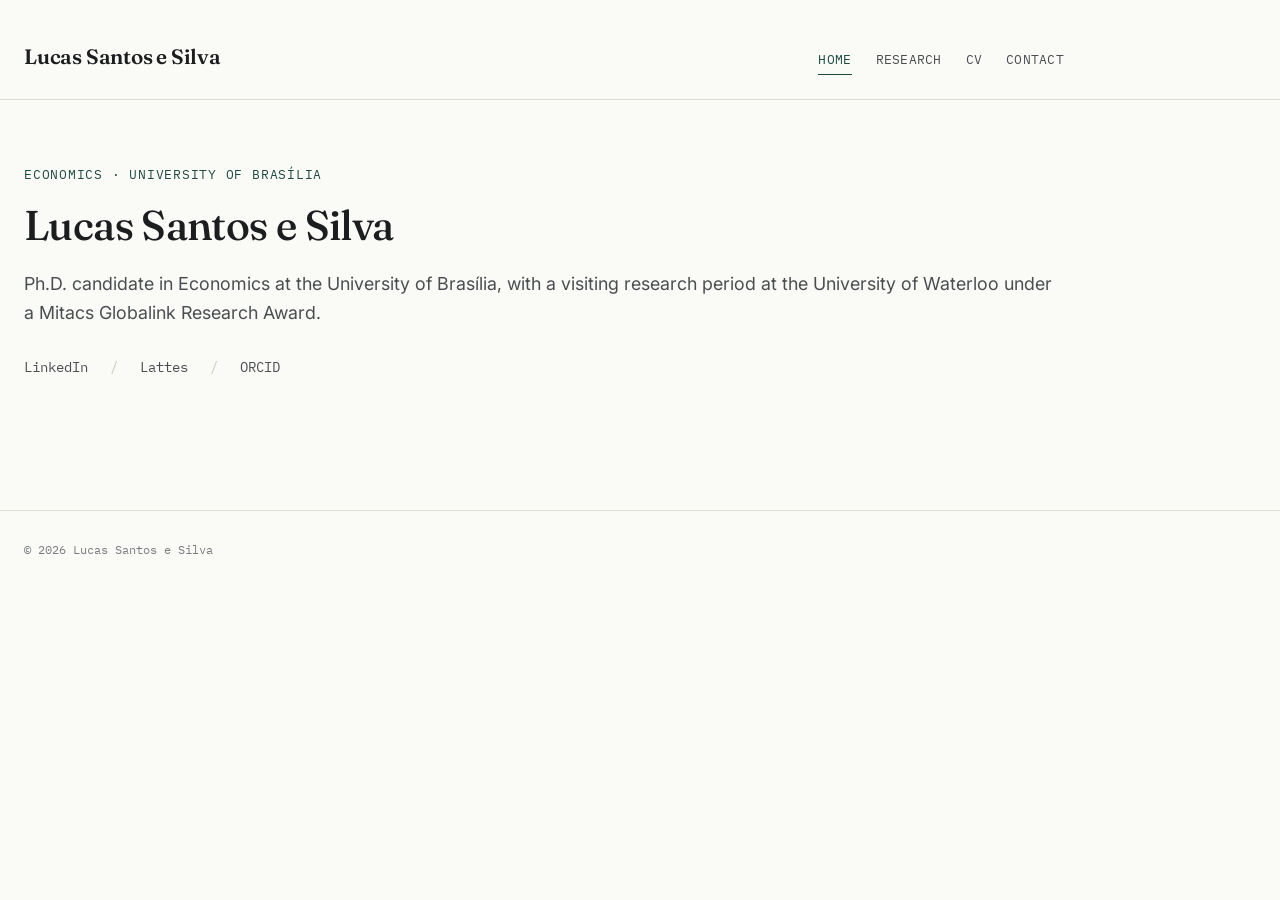
<file: index.html>
<!DOCTYPE html>
<html lang="en">
<head>
<meta charset="UTF-8">
<meta name="viewport" content="width=device-width, initial-scale=1.0">
<title>Lucas Santos e Silva</title>
<meta name="description" content="Lucas Santos e Silva — PhD Candidate in Economics, Universidade de Brasília.">
<link rel="preconnect" href="https://fonts.googleapis.com">
<link rel="preconnect" href="https://fonts.gstatic.com" crossorigin>
<link href="https://fonts.googleapis.com/css2?family=Fraunces:opsz,wght@9..144,500;9..144,600&family=Inter:wght@400;500;600&family=IBM+Plex+Mono:wght@400;500&display=swap" rel="stylesheet">
<link rel="stylesheet" href="assets/style.css">
</head>
<body>

<header class="site">
  <div class="wrap">
    <a class="brand" href="index.html">Lucas Santos e Silva</a>
    <nav class="primary">
      <a href="index.html" aria-current="page">Home</a>
      <a href="research.html">Research</a>
      <a href="cv.html">CV</a>
      <a href="contact.html">Contact</a>
    </nav>
  </div>
</header>

<main>
  <div class="wrap">


    
    <section class="hero">
      <div class="eyebrow">Economics · University of Brasília</div>
      <h1>Lucas Santos e Silva</h1>
      <p class="lede">
        Ph.D. candidate in Economics at the University of Brasília, with a visiting research period at the University of Waterloo under a Mitacs Globalink Research Award.
      </p>

      <!--div class="bio">
        <p>
          I am currently pursuing a Ph.D. in Economics at the University of Brasília, including a visiting Ph.D. period at the University of Waterloo under a Mitacs Globalink Research Award.
        </p>
        <p>
          My academic background includes a Master’s degree in Economics from the University of Brasília, an MBA in Project Management from Fundação Dom Cabral, and a Bachelor’s degree in Electrical Engineering from the Federal University of Minas Gerais.
        </p>
        <p>
          From July 2022 to January 2023, I served as an advisor at the Secretariat of Planning and Energy Development within Brazil’s Ministry of Mines and Energy.
        </p>
        <p>
          Prior to that, I spent 10 years in the mining industry, working with Vale, Anglo American, and SNC-Lavalin across engineering, construction, and project management functions.
        </p>
    </div-->

      <div class="idlinks">
        <a href="https://www.linkedin.com/in/lucassilva/" target="_blank" rel="noopener">LinkedIn</a>
        <span class="sep">/</span>
        <a href="http://lattes.cnpq.br/2216275741114702" target="_blank" rel="noopener">Lattes</a>
        <span class="sep">/</span>
        <a href="https://orcid.org/0009-0008-5439-2923" target="_blank" rel="noopener">ORCID</a>
      </div>
    </section>

  </div>
</main>

<footer class="site">
  <div class="wrap">© 2026 Lucas Santos e Silva</div>
</footer>

</body>
</html>
</file>
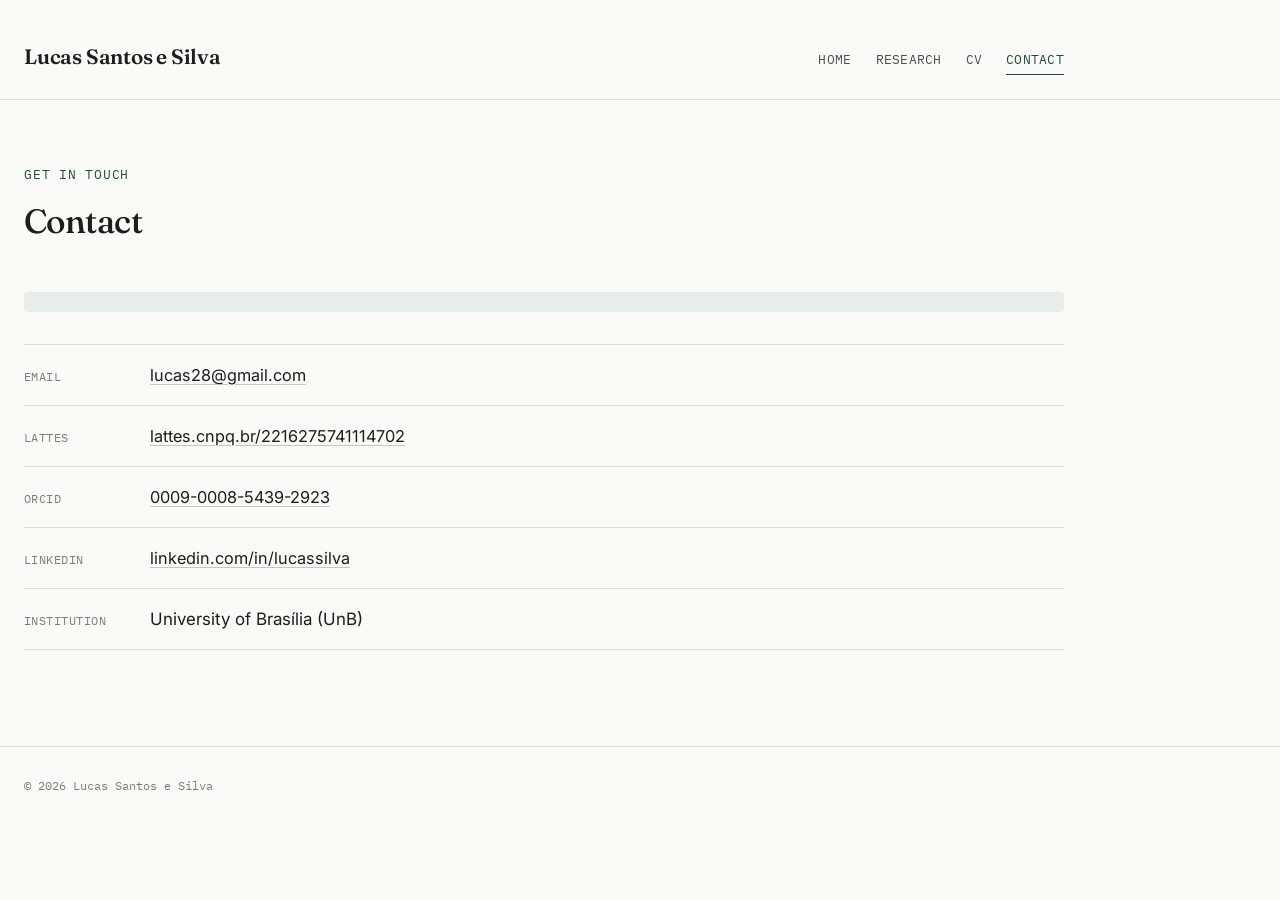
<file: contact.html>
<!DOCTYPE html>
<html lang="en">
<head>
<meta charset="UTF-8">
<meta name="viewport" content="width=device-width, initial-scale=1.0">
<title>Contact | Lucas Santos e Silva</title>
<link rel="preconnect" href="https://fonts.googleapis.com">
<link rel="preconnect" href="https://fonts.gstatic.com" crossorigin>
<link href="https://fonts.googleapis.com/css2?family=Fraunces:opsz,wght@9..144,500;9..144,600&family=Inter:wght@400;500;600&family=IBM+Plex+Mono:wght@400;500&display=swap" rel="stylesheet">
<link rel="stylesheet" href="assets/style.css">
</head>
<body>

<header class="site">
  <div class="wrap">
    <a class="brand" href="index.html">Lucas Santos e Silva</a>
    <nav class="primary">
      <a href="index.html">Home</a>
      <a href="research.html">Research</a>
      <a href="cv.html">CV</a>
      <a href="contact.html" aria-current="page">Contact</a>
    </nav>
  </div>
</header>

<main>
  <div class="wrap">

    <section class="hero" style="padding-bottom: 8px;">
      <div class="eyebrow">Get in touch</div>
      <h1 style="font-size: 2.1rem;">Contact</h1>
    </section>

    <div class="placeholder-note">
    </div>

    <ul class="contact-list">
      <li>
        <span class="contact-label">Email</span>
        <span class="contact-value"><a href="mailto:lucas.28@gmail.com">lucas28@gmail.com</a></span>
      </li>
      <li>
        <span class="contact-label">Lattes</span>
        <span class="contact-value"><a href="http://lattes.cnpq.br/2216275741114702" target="_blank" rel="noopener">lattes.cnpq.br/2216275741114702</a></span>
      </li>
      <li>
        <span class="contact-label">ORCID</span>
        <span class="contact-value"><a href="https://orcid.org/0009-0008-5439-2923" target="_blank" rel="noopener">0009-0008-5439-2923</a></span>
      </li>
      <li>
        <span class="contact-label">LinkedIn</span>
        <span class="contact-value"><a href="https://www.linkedin.com/in/lucassilva/" target="_blank" rel="noopener">linkedin.com/in/lucassilva</a></span>
      </li>
      <li>
        <span class="contact-label">Institution</span>
        <span class="contact-value">University of Brasília (UnB)</span>
      </li>
    </ul>

  </div>
</main>

<footer class="site">
  <div class="wrap">© 2026 Lucas Santos e Silva</div>
</footer>

</body>
</html>
</file>
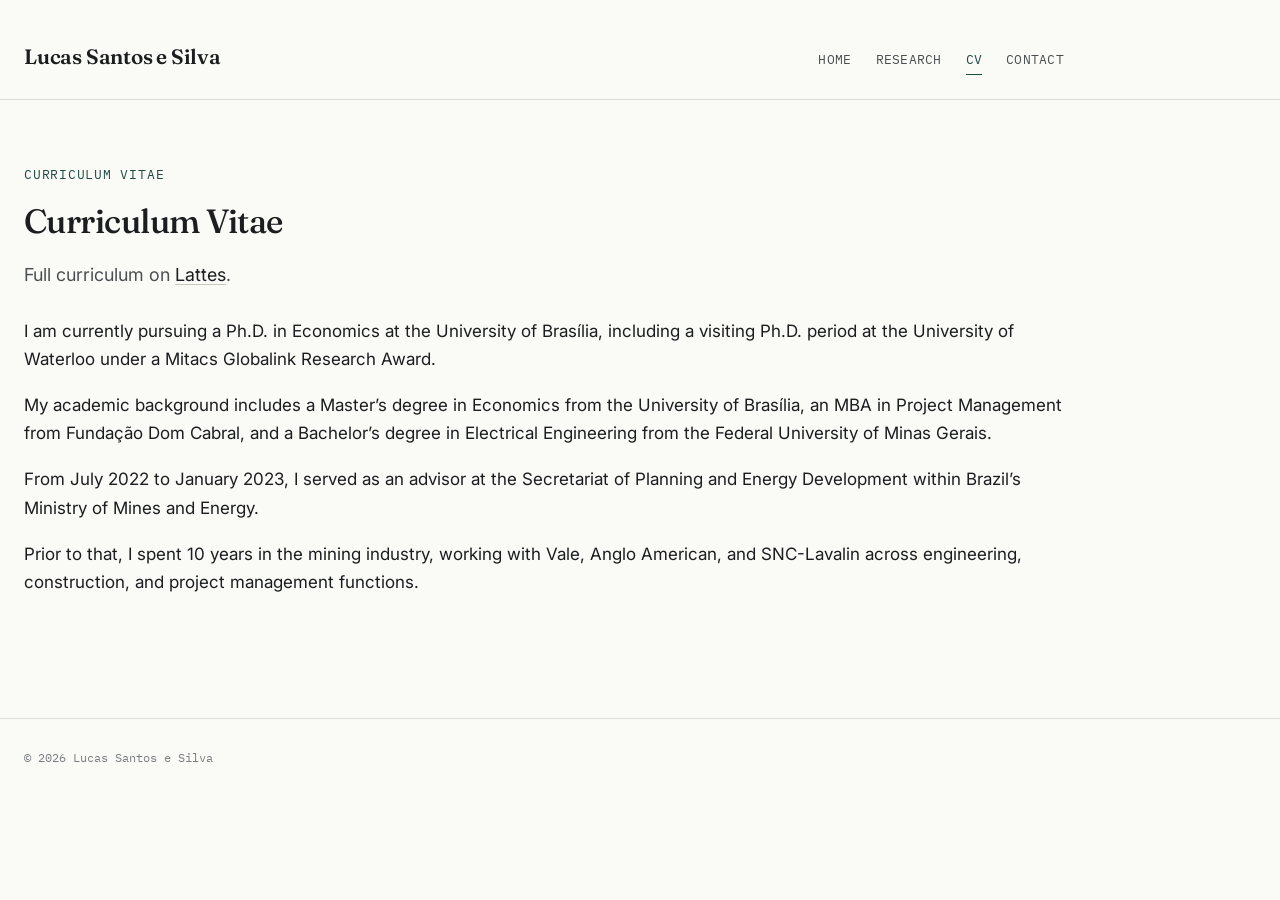
<file: cv.html>
<!DOCTYPE html>
<html lang="en">
<head>
<meta charset="UTF-8">
<meta name="viewport" content="width=device-width, initial-scale=1.0">
<title>CV | Lucas Santos e Silva</title>
<link rel="preconnect" href="https://fonts.googleapis.com">
<link rel="preconnect" href="https://fonts.gstatic.com" crossorigin>
<link href="https://fonts.googleapis.com/css2?family=Fraunces:opsz,wght@9..144,500;9..144,600&family=Inter:wght@400;500;600&family=IBM+Plex+Mono:wght@400;500&display=swap" rel="stylesheet">
<link rel="stylesheet" href="assets/style.css">
</head>
<body>

<header class="site">
  <div class="wrap">
    <a class="brand" href="index.html">Lucas Santos e Silva</a>
    <nav class="primary">
      <a href="index.html">Home</a>
      <a href="research.html">Research</a>
      <a href="cv.html" aria-current="page">CV</a>
      <a href="contact.html">Contact</a>
    </nav>
  </div>
</header>

<main>
  <div class="wrap">
     
  
  
    <section class="hero" style="padding-bottom: 8px;">
     <div class="eyebrow">Curriculum Vitae</div>
      <h1 style="font-size: 2.1rem;">Curriculum Vitae</h1>
      <p class="lede">
        Full curriculum on <a href="http://lattes.cnpq.br/2216275741114702" target="_blank" rel="noopener">Lattes</a>.
      </p>
      <!-- To link a downloadable PDF instead of / alongside the HTML CV below,
           drop the file at assets/cv.pdf and uncomment the line below. -->
      <!-- <p><a href="assets/cv.pdf">Download PDF ↓</a></p> -->

     <div class="bio">
        <p>
          I am currently pursuing a Ph.D. in Economics at the University of Brasília, including a visiting Ph.D. period at the University of Waterloo under a Mitacs Globalink Research Award.
        </p>
        <p>
          My academic background includes a Master’s degree in Economics from the University of Brasília, an MBA in Project Management from Fundação Dom Cabral, and a Bachelor’s degree in Electrical Engineering from the Federal University of Minas Gerais.
        </p>
        <p>
          From July 2022 to January 2023, I served as an advisor at the Secretariat of Planning and Energy Development within Brazil’s Ministry of Mines and Energy.
        </p>
        <p>
          Prior to that, I spent 10 years in the mining industry, working with Vale, Anglo American, and SNC-Lavalin across engineering, construction, and project management functions.
        </p>
    </div>



      
    </section>

  </div>
</main>

<footer class="site">
  <div class="wrap">© 2026 Lucas Santos e Silva</div>
</footer>

</body>
</html>
</file>
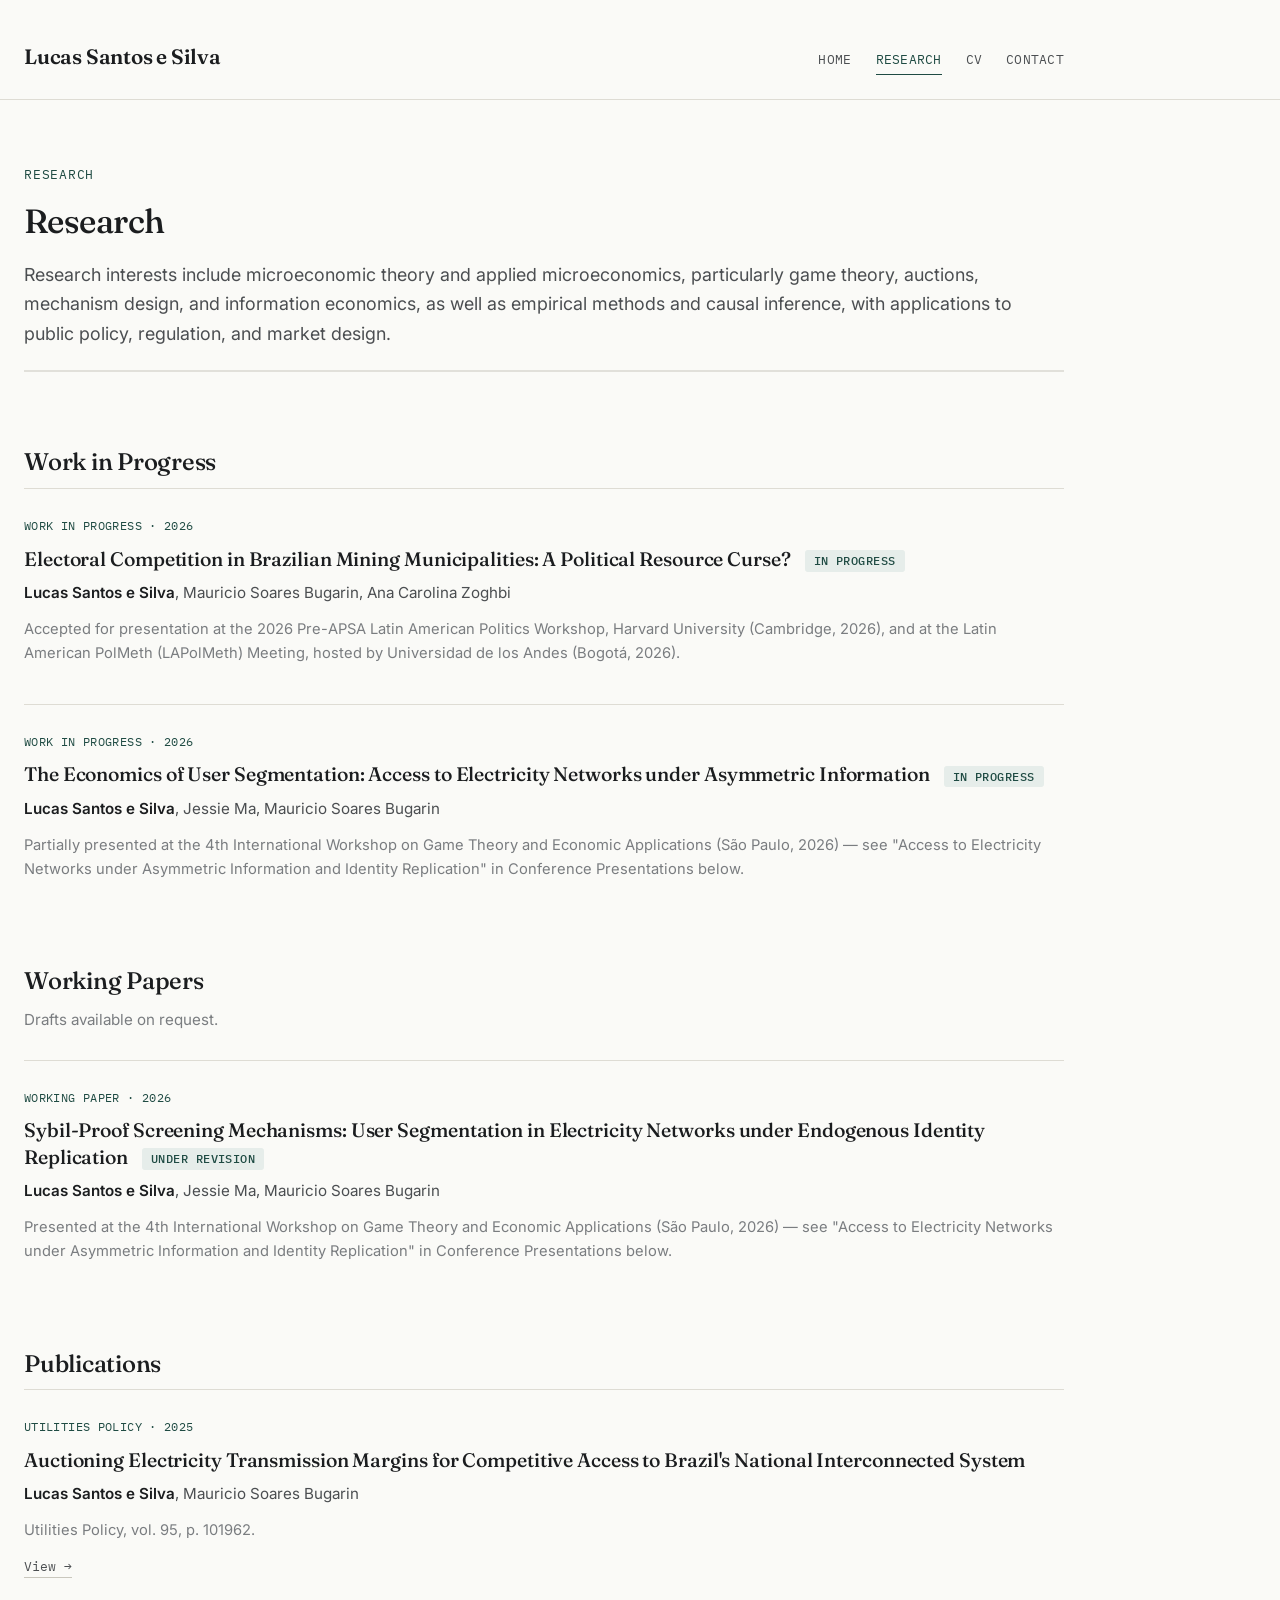
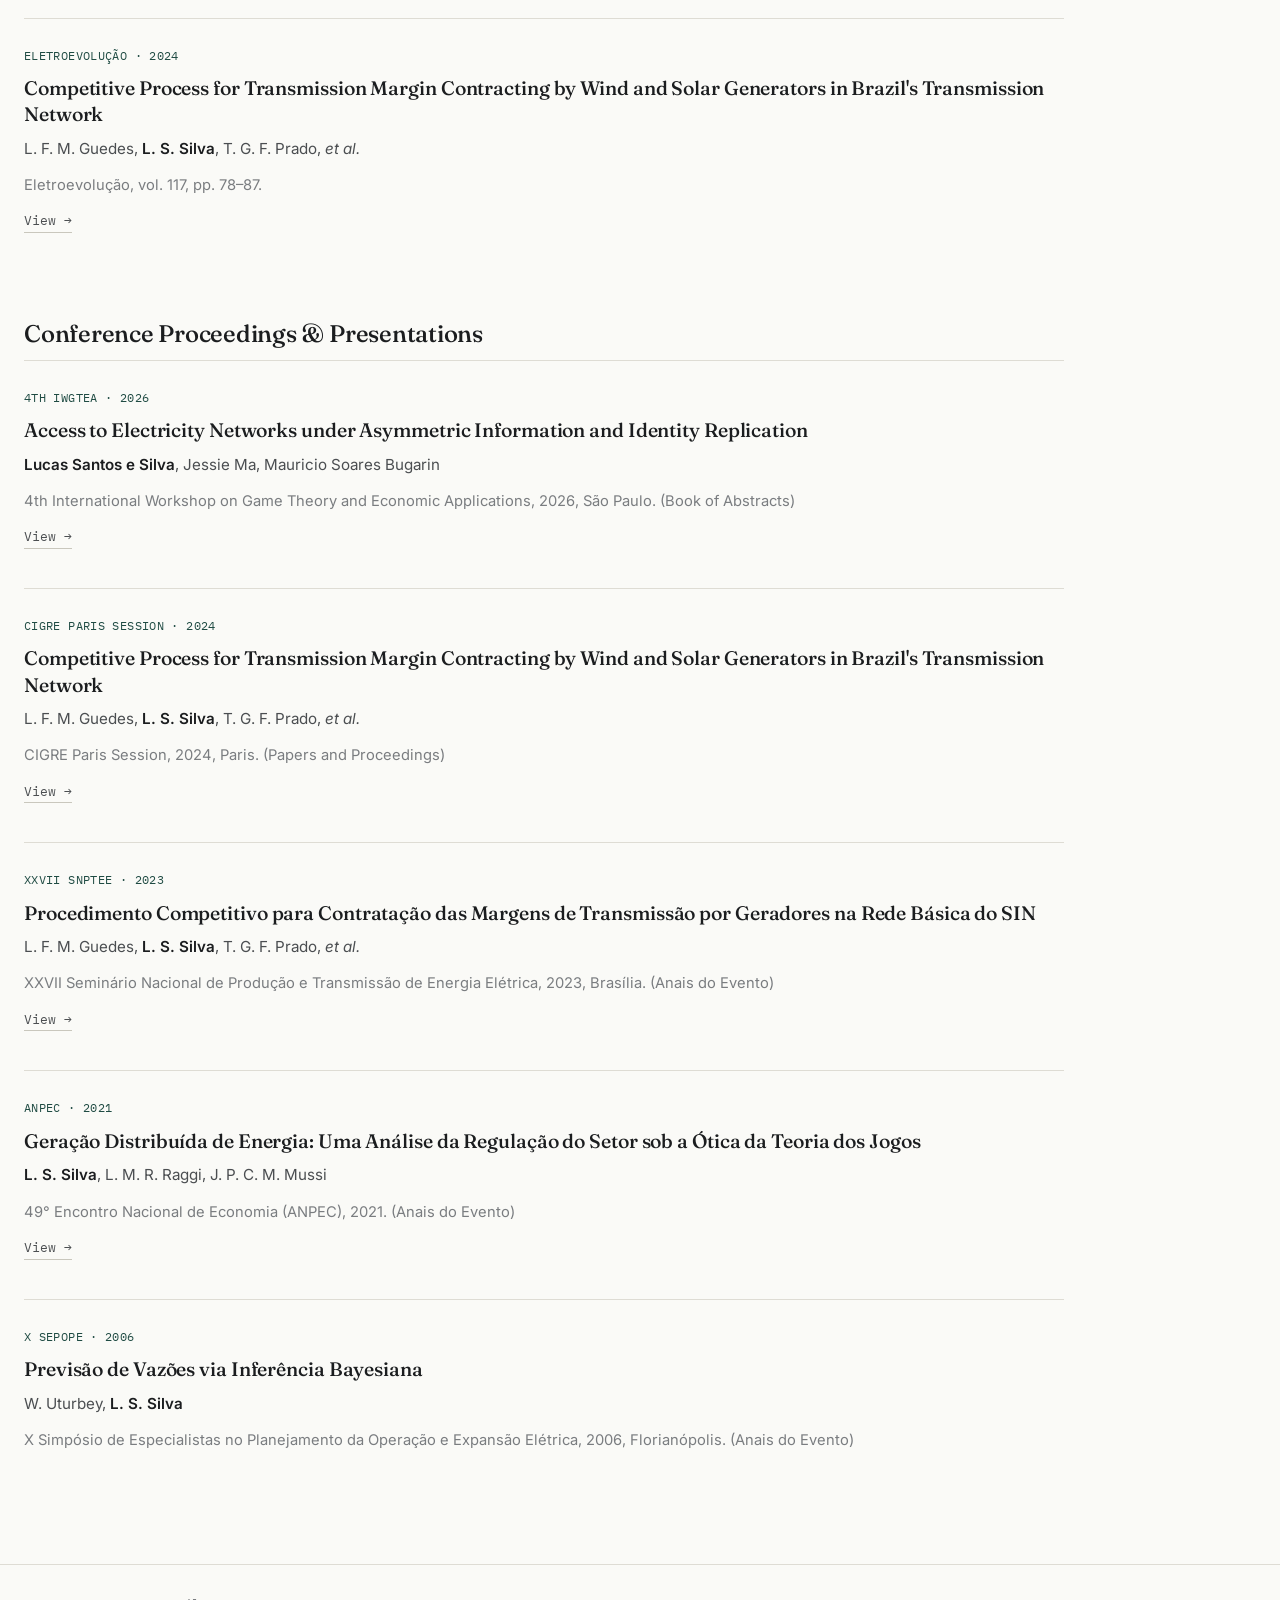
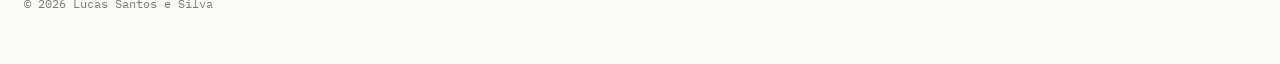
<file: research.html>
<!DOCTYPE html>
<html lang="en">
<head>
<meta charset="UTF-8">
<meta name="viewport" content="width=device-width, initial-scale=1.0">
<title>Research | Lucas Santos e Silva</title>
<link rel="preconnect" href="https://fonts.googleapis.com">
<link rel="preconnect" href="https://fonts.gstatic.com" crossorigin>
<link href="https://fonts.googleapis.com/css2?family=Fraunces:opsz,wght@9..144,500;9..144,600&family=Inter:wght@400;500;600&family=IBM+Plex+Mono:wght@400;500&display=swap" rel="stylesheet">
<link rel="stylesheet" href="assets/style.css">
</head>
<body>

<header class="site">
  <div class="wrap">
    <a class="brand" href="index.html">Lucas Santos e Silva</a>
    <nav class="primary">
      <a href="index.html">Home</a>
      <a href="research.html" aria-current="page">Research</a>
      <a href="cv.html">CV</a>
      <a href="contact.html">Contact</a>
    </nav>
  </div>
</header>

<main>
  <div class="wrap">

    <section class="hero" style="padding-bottom: 8px;">
      <div class="eyebrow">Research</div>
      <h1 style="font-size: 2.1rem;">Research</h1>
      <p class="lede">
        Research interests include microeconomic theory and applied microeconomics, particularly game theory, auctions, mechanism design, and information economics, as well as empirical methods and causal inference, with applications to public policy, regulation, and market design.
      </p>
    </section>

    <span class="sld" aria-hidden="true">
      <svg viewBox="0 0 720 14" preserveAspectRatio="none">
        <line x1="0" y1="7" x2="720" y2="7" />
      </svg>
    </span>


 <!-- ============ WORK IN PROGRESS ============ -->
    <section class="section-block">
      <h2 class="section-title">Work in Progress</h2>

      <div class="pub">
        <div class="pub-meta">Work in Progress · 2026</div>
        <h3 class="pub-title">
          Electoral Competition in Brazilian Mining Municipalities: A Political Resource Curse?
          <span class="status-tag">In progress</span>
        </h3>
        <p class="pub-authors"><span class="you">Lucas Santos e Silva</span>, Mauricio Soares Bugarin, Ana Carolina Zoghbi</p>
        <p class="pub-note"> Accepted for presentation at the 2026 Pre-APSA Latin American Politics Workshop, Harvard University (Cambridge, 2026), and at the Latin American PolMeth (LAPolMeth) Meeting, hosted by Universidad de los Andes (Bogotá, 2026).
        </p>
      </div>


      <div class="pub">
        <div class="pub-meta">Work in Progress · 2026</div>
        <h3 class="pub-title">
          The Economics of User Segmentation: Access to Electricity Networks under Asymmetric Information
          <span class="status-tag">In progress</span>
        </h3>
        <p class="pub-authors"><span class="you">Lucas Santos e Silva</span>, Jessie Ma, Mauricio Soares Bugarin</p>
        <p class="pub-note">
          Partially presented at the 4th International Workshop on Game Theory and Economic Applications (São Paulo, 2026) — see "Access to Electricity Networks under Asymmetric Information and Identity Replication" in Conference Presentations below.
        </p>
      </div>

    </section>
    
    <!-- ============ WORKING PAPERS ============ -->
    <section class="section-block">
      <h2 class="section-title">Working Papers</h2>
      <p class="section-note"> Drafts available on request.</p>
     
      <div class="pub">
        <div class="pub-meta">Working Paper · 2026</div>
        <h3 class="pub-title">
          Sybil-Proof Screening Mechanisms: User Segmentation in Electricity Networks under Endogenous Identity Replication
          <span class="status-tag">Under revision</span>
        </h3>
        <p class="pub-authors"><span class="you">Lucas Santos e Silva</span>, Jessie Ma, Mauricio Soares Bugarin</p>
        <p class="pub-note">
          Presented at the 4th International Workshop on Game Theory and Economic Applications (São Paulo, 2026) — see "Access to Electricity Networks under Asymmetric Information and Identity Replication" in Conference Presentations below.
        </p>
      </div>

    </section>
      

    <!-- ============ PUBLICATIONS ============ -->
    <section class="section-block">
      <h2 class="section-title">Publications</h2>
      <!--p class="section-note">Peer-reviewed journal articles.</p-->

      <div class="pub">
        <div class="pub-meta">Utilities Policy · 2025</div>
        <h3 class="pub-title">
          Auctioning Electricity Transmission Margins for Competitive Access to Brazil's
          National Interconnected System
        </h3>
        <p class="pub-authors">
          <span class="you">Lucas Santos e Silva</span>, Mauricio Soares Bugarin
        </p>
        <p class="pub-note">Utilities Policy, vol. 95, p. 101962.</p>
        <p class="pub-links"><a href="https://www.sciencedirect.com/science/article/pii/S0957178725000773" target="_blank" rel="noopener">View →</a></p>
      </div>

      <div class="pub">
        <div class="pub-meta">EletroEvolução · 2024</div>
        <h3 class="pub-title">
          Competitive Process for Transmission Margin Contracting by Wind and Solar
          Generators in Brazil's Transmission Network
        </h3>
        <p class="pub-authors">
          L. F. M. Guedes, <span class="you">L. S. Silva</span>, T. G. F. Prado, <i>et al.</i>
        </p>
        <p class="pub-note">Eletroevolução, vol. 117, pp. 78–87.</p>
        <p class="pub-links"><a href="https://drive.google.com/file/d/1-A_Jr_xXtbA7WMSJlKp7PAj452yphc6x/view" target="_blank" rel="noopener">View →</a></p>
      </div>
    </section>

    <!-- ============ CONFERENCE PROCEEDINGS & PRESENTATIONS ============ -->
    <section class="section-block">
      <h2 class="section-title">Conference Proceedings &amp; Presentations</h2>

      <div class="pub">
        <div class="pub-meta">4th IWGTEA · 2026</div>
        <h3 class="pub-title">
          Access to Electricity Networks under Asymmetric Information and Identity Replication
        </h3>
        <p class="pub-authors">
          <span class="you">Lucas Santos e Silva</span>, Jessie Ma, Mauricio Soares Bugarin
        </p>
        <p class="pub-note">
          4th International Workshop on Game Theory and Economic Applications, 2026, São Paulo. (Book of Abstracts)
        </p>
        <p class="pub-links"><a href="https://www.iwgtea.fea.usp.br/wp-content/uploads/2026/08/iwgtea_2026_boa_13-08.pdf" target="_blank" rel="noopener">View →</a></p>
      </div>
      
      <div class="pub">
        <div class="pub-meta">CIGRE Paris Session · 2024</div>
        <h3 class="pub-title">
          Competitive Process for Transmission Margin Contracting by Wind and Solar Generators in Brazil's Transmission Network
        </h3>
        <p class="pub-authors">
          L. F. M. Guedes, <span class="you">L. S. Silva</span>, T. G. F. Prado, <i>et al.</i>
        </p>
        <p class="pub-note">CIGRE Paris Session, 2024, Paris. (Papers and Proceedings)
        </p>
        <p class="pub-links"><a href="https://drive.google.com/file/d/1NW7BFPi7N6mg8KMpaXz2TvCv0MB_N38G/view?usp=drive_link" target="_blank" rel="noopener">View →</a></p>
      </div>

      <div class="pub">
        <div class="pub-meta">XXVII SNPTEE · 2023</div>
        <h3 class="pub-title">
          Procedimento Competitivo para Contratação das Margens de Transmissão por Geradores na Rede Básica do SIN
        </h3>
        <p class="pub-authors">
          L. F. M. Guedes, <span class="you">L. S. Silva</span>, T. G. F. Prado, <i>et al.</i>
        </p>
        <p class="pub-note">
          XXVII Seminário Nacional de Produção e Transmissão de Energia Elétrica, 2023, Brasília. (Anais do Evento)
        </p>
        <p class="pub-links"><a href="https://drive.google.com/file/d/1rMUegkW5NAUmCUVetOFYU9oxHCxoesO-/view?usp=drive_link" target="_blank" rel="noopener">View →</a></p>
      </div>

      <div class="pub">
        <div class="pub-meta">ANPEC · 2021</div>
        <h3 class="pub-title">
          Geração Distribuída de Energia: Uma Análise da Regulação do Setor sob a Ótica
          da Teoria dos Jogos
        </h3>
        <p class="pub-authors">
          <span class="you">L. S. Silva</span>, L. M. R. Raggi, J. P. C. M. Mussi
        </p>
        <p class="pub-note">
          49° Encontro Nacional de Economia (ANPEC), 2021. (Anais do Evento)
        </p>
        <p class="pub-links"><a href="https://www.anpec.org.br/encontro/2021/submissao/files_I/i5-810b82ac08469a6ac1ab7c23ae83a17e.pdf" target="_blank" rel="noopener">View →</a></p>
      </div>

      <div class="pub">
        <div class="pub-meta">X SEPOPE · 2006</div>
        <h3 class="pub-title">Previsão de Vazões via Inferência Bayesiana</h3>
        <p class="pub-authors">
          W. Uturbey, <span class="you">L. S. Silva</span>
        </p>
        <p class="pub-note">
          X Simpósio de Especialistas no Planejamento da Operação e Expansão Elétrica, 2006, Florianópolis. (Anais do Evento)
        </p>
      </div>
    </section>

  </div>
</main>

<footer class="site">
  <div class="wrap">© 2026 Lucas Santos e Silva</div>
</footer>

</body>
</html>
</file>
<file: assets/style.css>
/* ===================================================================
   Lucas Santos e Silva — personal research site
   Design tokens
   =================================================================== */

:root {
  --paper: #FAFAF7;
  --paper-dim: #F3F2ED;
  --ink: #1B1D1F;
  --ink-soft: #4B4E51;
  --ink-mute: #7A7D80;
  --line: #DEDCD4;
  --line-strong: #C9C7BD;
  --accent: #1F4B43;      /* muted transmission-line teal */
  --accent-soft: #E6EDEA;

  --display: "Fraunces", "Iowan Old Style", Georgia, serif;
  --body: "Inter", -apple-system, BlinkMacSystemFont, "Segoe UI", sans-serif;
  --mono: "IBM Plex Mono", ui-monospace, SFMono-Regular, Menlo, monospace;

  --measure: clamp(600px, 85vw, 2880px);
}

* { box-sizing: border-box; }

html {
  scroll-behavior: smooth;
}

body {
  margin: 0;
  background: var(--paper);
  color: var(--ink);
  font-family: var(--body);
  font-size: 17px;
  line-height: 1.65;
  -webkit-font-smoothing: antialiased;
}

a {
  color: var(--ink);
  text-decoration-color: var(--line-strong);
  text-underline-offset: 3px;
}
a:hover { text-decoration-color: var(--accent); color: var(--accent); }
a:focus-visible, button:focus-visible {
  outline: 2px solid var(--accent);
  outline-offset: 3px;
}

.wrap {
  max-width: var(--measure);
  margin: 0;
  padding: 0 24px;
}

/* ---------- Header / nav ---------- */

header.site {
  padding: 40px 0 24px;
  border-bottom: 1px solid var(--line);
}

header.site .wrap {
  display: flex;
  align-items: baseline;
  justify-content: space-between;
  flex-wrap: wrap;
  gap: 12px 28px;
}

.brand {
  font-family: var(--display);
  font-weight: 600;
  font-size: 1.3rem;
  letter-spacing: -0.01em;
  color: var(--ink);
  text-decoration: none;
}

nav.primary {
  display: flex;
  gap: 24px;
  font-family: var(--mono);
  font-size: 0.82rem;
  letter-spacing: 0.02em;
  text-transform: uppercase;
}

nav.primary a {
  text-decoration: none;
  color: var(--ink-soft);
  padding-bottom: 3px;
  border-bottom: 1px solid transparent;
}
nav.primary a:hover,
nav.primary a[aria-current="page"] {
  color: var(--accent);
  border-bottom-color: var(--accent);
}

/* ---------- Single-line-diagram divider (signature element) ---------- */

.sld {
  display: block;
  width: 100%;
  height: 14px;
  margin: 0 auto;
}
.sld svg { display: block; width: 100%; height: 100%; }
.sld line { stroke: var(--line-strong); stroke-width: 1; }
.sld circle { fill: var(--paper); stroke: var(--accent); stroke-width: 1.4; }

section + section.divided { margin-top: 8px; }

/* ---------- Hero ---------- */

main { padding: 56px 0 96px; }

.hero { padding: 8px 0 36px; }

.eyebrow {
  font-family: var(--mono);
  font-size: 0.8rem;
  letter-spacing: 0.06em;
  text-transform: uppercase;
  color: var(--accent);
  margin-bottom: 18px;
}

h1 {
  font-family: var(--display);
  font-weight: 500;
  font-size: 2.6rem;
  line-height: 1.1;
  letter-spacing: -0.015em;
  margin: 0 0 20px;
}

.lede {
  font-size: 1.12rem;
  color: var(--ink-soft);
  margin: 0 0 8px;
}

.bio p { margin: 0 0 18px;}
.bio { margin-top: 28px; }

/* ---------- Link rows (identity / scholarly IDs) ---------- */

.idlinks {
  display: flex;
  flex-wrap: wrap;
  gap: 10px 22px;
  margin-top: 28px;
  font-family: var(--mono);
  font-size: 0.86rem;
}
.idlinks a { text-decoration: none; color: var(--ink-soft); }
.idlinks a:hover { color: var(--accent); }
.idlinks span.sep { color: var(--line-strong); }

/* ---------- Section headings ---------- */

h2.section-title {
  font-family: var(--display);
  font-weight: 500;
  font-size: 1.5rem;
  letter-spacing: -0.01em;
  margin: 0 0 6px;
}

.section-note {
  color: var(--ink-mute);
  font-size: 0.95rem;
  margin: 0 0 28px;
}

.section-block { margin-top: 64px; }
.section-block:first-of-type { margin-top: 0; }

/* ---------- Publication / working-paper cards ---------- */

.pub {
  padding: 26px 0;
  border-top: 1px solid var(--line);
}
.pub:last-child { padding-bottom: 4px; }

.pub-meta {
  font-family: var(--mono);
  font-size: 0.78rem;
  letter-spacing: 0.03em;
  text-transform: uppercase;
  color: var(--accent);
  margin-bottom: 10px;
}

.pub-title {
  font-family: var(--display);
  font-size: 1.22rem;
  font-weight: 500;
  line-height: 1.35;
  margin: 0 0 8px;
  letter-spacing: -0.005em;
}

.pub-authors {
  color: var(--ink-soft);
  font-size: 0.95rem;
  margin: 0 0 12px;
}
.pub-authors .you { color: var(--ink); font-weight: 600; }

.pub-note {
  color: var(--ink-mute);
  font-size: 0.92rem;
  margin: 0 0 12px;
}

.pub-links {
  display: flex;
  gap: 18px;
  flex-wrap: wrap;
  font-family: var(--mono);
  font-size: 0.82rem;
}
.pub-links a { text-decoration: none; color: var(--ink-soft); border-bottom: 1px solid var(--line-strong); }
.pub-links a:hover { color: var(--accent); border-bottom-color: var(--accent); }

.status-tag {
  display: inline-block;
  font-family: var(--mono);
  font-size: 0.72rem;
  text-transform: uppercase;
  letter-spacing: 0.04em;
  color: var(--accent);
  background: var(--accent-soft);
  padding: 3px 9px;
  border-radius: 3px;
  margin-left: 10px;
  vertical-align: middle;
}

/* ---------- CV page ---------- */

.cv-entry {
  display: grid;
  grid-template-columns: 132px 1fr;
  gap: 4px 24px;
  padding: 18px 0;
  border-top: 1px solid var(--line);
}
.cv-entry:last-child { padding-bottom: 4px; }

.cv-date {
  font-family: var(--mono);
  font-size: 0.82rem;
  color: var(--ink-mute);
  padding-top: 2px;
}

.cv-role {
  font-family: var(--display);
  font-size: 1.08rem;
  font-weight: 600;
  margin: 0 0 3px;
}

.cv-org { color: var(--ink-soft); font-size: 0.96rem; margin: 0 0 8px; }

.cv-detail { color: var(--ink-mute); font-size: 0.92rem; margin: 0; }
.cv-detail + .cv-detail { margin-top: 6px; }

@media (max-width: 560px) {
  .cv-entry { grid-template-columns: 1fr; gap: 4px; }
  .cv-date { padding-top: 0; }
}

/* ---------- Contact page ---------- */

.contact-list {
  list-style: none;
  padding: 0;
  margin: 32px 0 0;
}
.contact-list li {
  display: flex;
  gap: 18px;
  padding: 16px 0;
  border-top: 1px solid var(--line);
  align-items: baseline;
}
.contact-list li:last-child { border-bottom: 1px solid var(--line); }

.contact-label {
  font-family: var(--mono);
  font-size: 0.78rem;
  text-transform: uppercase;
  letter-spacing: 0.04em;
  color: var(--ink-mute);
  width: 108px;
  flex: none;
}

.contact-value a { font-size: 1.02rem; }

/* ---------- Footer ---------- */

footer.site {
  border-top: 1px solid var(--line);
  padding: 28px 0 50px;
  color: var(--ink-mute);
  font-family: var(--mono);
  font-size: 0.78rem;
}

/* ---------- Utility ---------- */

.placeholder-note {
  font-family: var(--mono);
  font-size: 0.8rem;
  color: var(--accent);
  background: var(--accent-soft);
  padding: 10px 14px;
  border-radius: 4px;
  margin: 24px 0;
}
</file>
